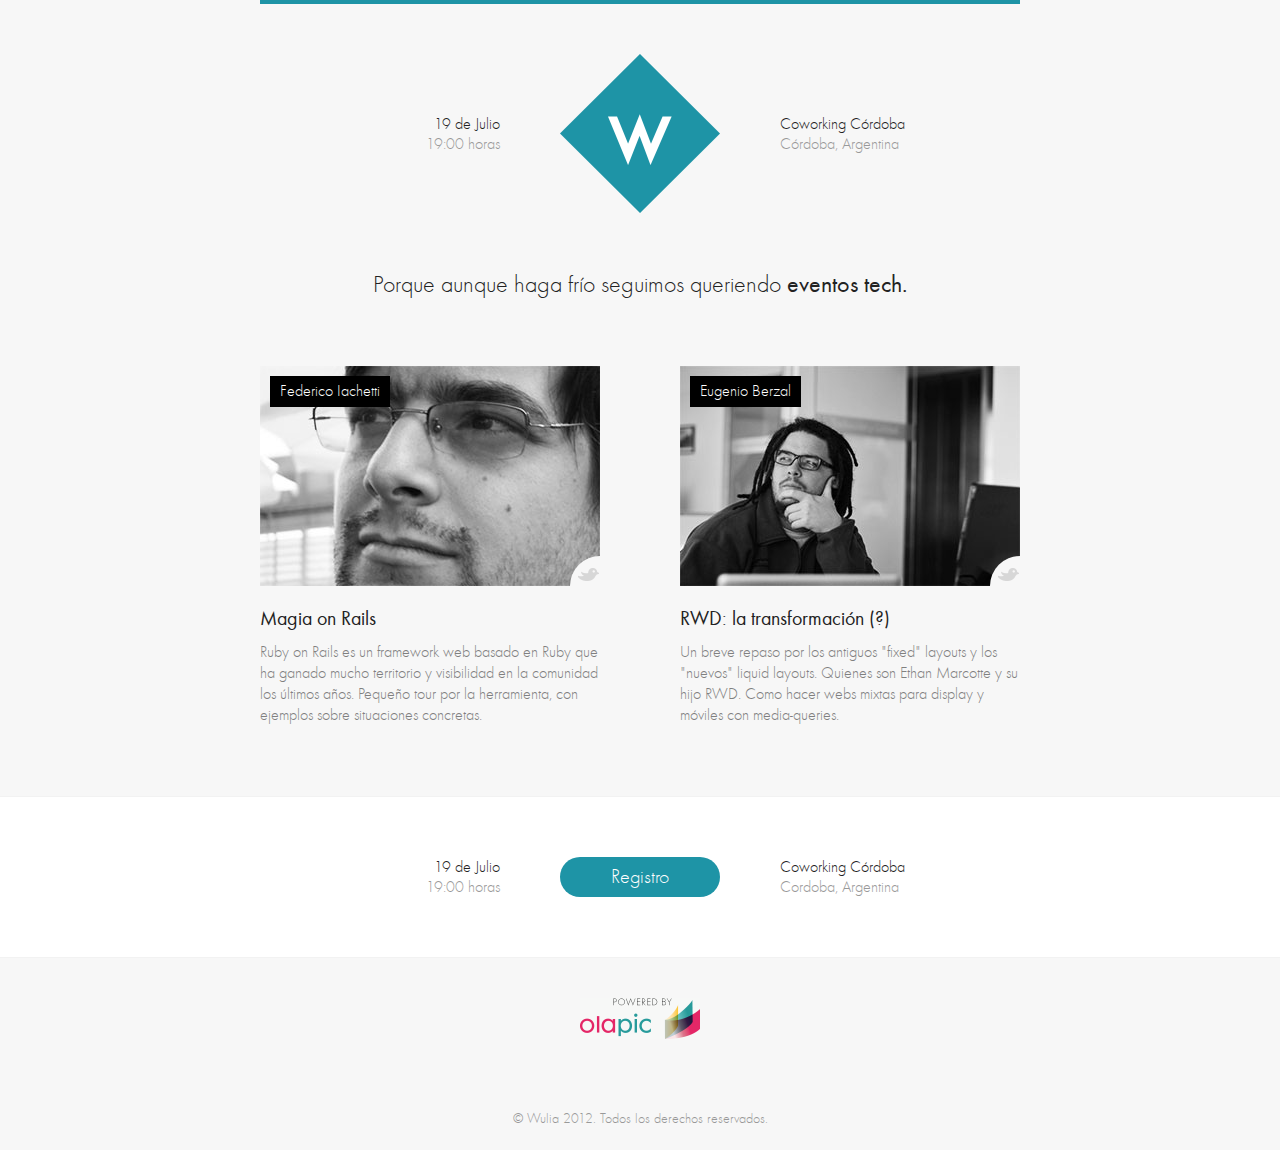
<file: index.html>
<!doctype html>
<!--[if lt IE 7]> <html class="no-js lt-ie9 lt-ie8 lt-ie7" lang="en"> <![endif]-->
<!--[if IE 7]>    <html class="no-js lt-ie9 lt-ie8" lang="en"> <![endif]-->
<!--[if IE 8]>    <html class="no-js lt-ie9" lang="en"> <![endif]-->
<!--[if gt IE 8]><!--> <html class="no-js" lang="en"> <!--<![endif]-->
<head>
	<meta charset="utf-8">
	<meta http-equiv="X-UA-Compatible" content="IE=edge,chrome=1">

	<title>Wulia // 19 de Julio // 19:00 horas</title>
	<meta name="description" content="">
	<meta name="author" content="">

	<meta name="viewport" content="width=device-width">

	<link href="css/screen.css" media="screen, projection" rel="stylesheet" type="text/css" />

	<script src="js/libs/modernizr-2.5.3-respond-1.1.0.min.js"></script>
</head>
<body>
<!--[if lt IE 7]><p class=chromeframe>Your browser is <em>ancient!</em> <a href="http://browsehappy.com/">Upgrade to a different browser</a> or <a href="http://www.google.com/chromeframe/?redirect=true">install Google Chrome Frame</a> to experience this site.</p><![endif]-->

	<header>
		<div class="cuando">
			<span class="dia">19 de Julio</span>
			<span class="hora">19:00 horas</span>
		</div>
		<div class="logo"><img src="img/logo.png" width="160" height="159" /></div>
		<div class="donde">
			<span class="lugar">Coworking Córdoba</span>
			<span class="ciudad">Córdoba, Argentina</span>
		</div>
		<h1>Porque aunque haga frío seguimos queriendo <span>eventos tech.</span></h1>
	</header>
	<div class="content">
		<ul class="charlas">
			<li>
				<div class="speaker">
					<div class="name">Federico Iachetti</div>
					<a href="http://twitter.com/fiachetti" class="twitter">Twitter</a>
					<img src="img/fiachetti.jpg" width="340" height="220" />
				</div>
				<h3>Magia on Rails</h3>
				<p>Ruby on  Rails es un framework web basado en Ruby que ha ganado mucho territorio y visibilidad en la comunidad los últimos años. Pequeño tour por la herramienta, con ejemplos sobre situaciones concretas.</p>
			</li>
			<li>
				<div class="speaker">
					<div class="name">Eugenio Berzal</div>
					<a href="http://twitter.com/rulski" class="twitter">Twitter</a>
					<img src="img/rulski.jpg" width="340" height="220" />
				</div>
				<h3>RWD: la transformación (?)</h3>
				<p>Un breve repaso por los antiguos "fixed" layouts y los "nuevos" liquid layouts. Quienes son Ethan Marcotte y su hijo RWD. Como hacer webs mixtas para display y móviles con media-queries.</p>
			</li>
		</ul>
	</div>
	<div class="action-wrapper">
		<div class="action">
			<div class="cuando">
				<span class="dia">19 de Julio</span>
				<span class="hora">19:00 horas</span>
			</div>
			<a href="https://www.eventioz.com/wulia-s01e03">Registro</a>
			<div class="donde">
				<span class="lugar">Coworking Córdoba</span>
				<span class="ciudad">Cordoba, Argentina</span>
			</div>
		</div>
	</div>
	<footer>
		<div class="sponsor"><a href="https://www.olapic.com">Powered by Olapic</a></div>
		<div class="copyright">&copy; Wulia 2012. Todos los derechos reservados.</div>
	</footer>
</body>
</html>
</file>
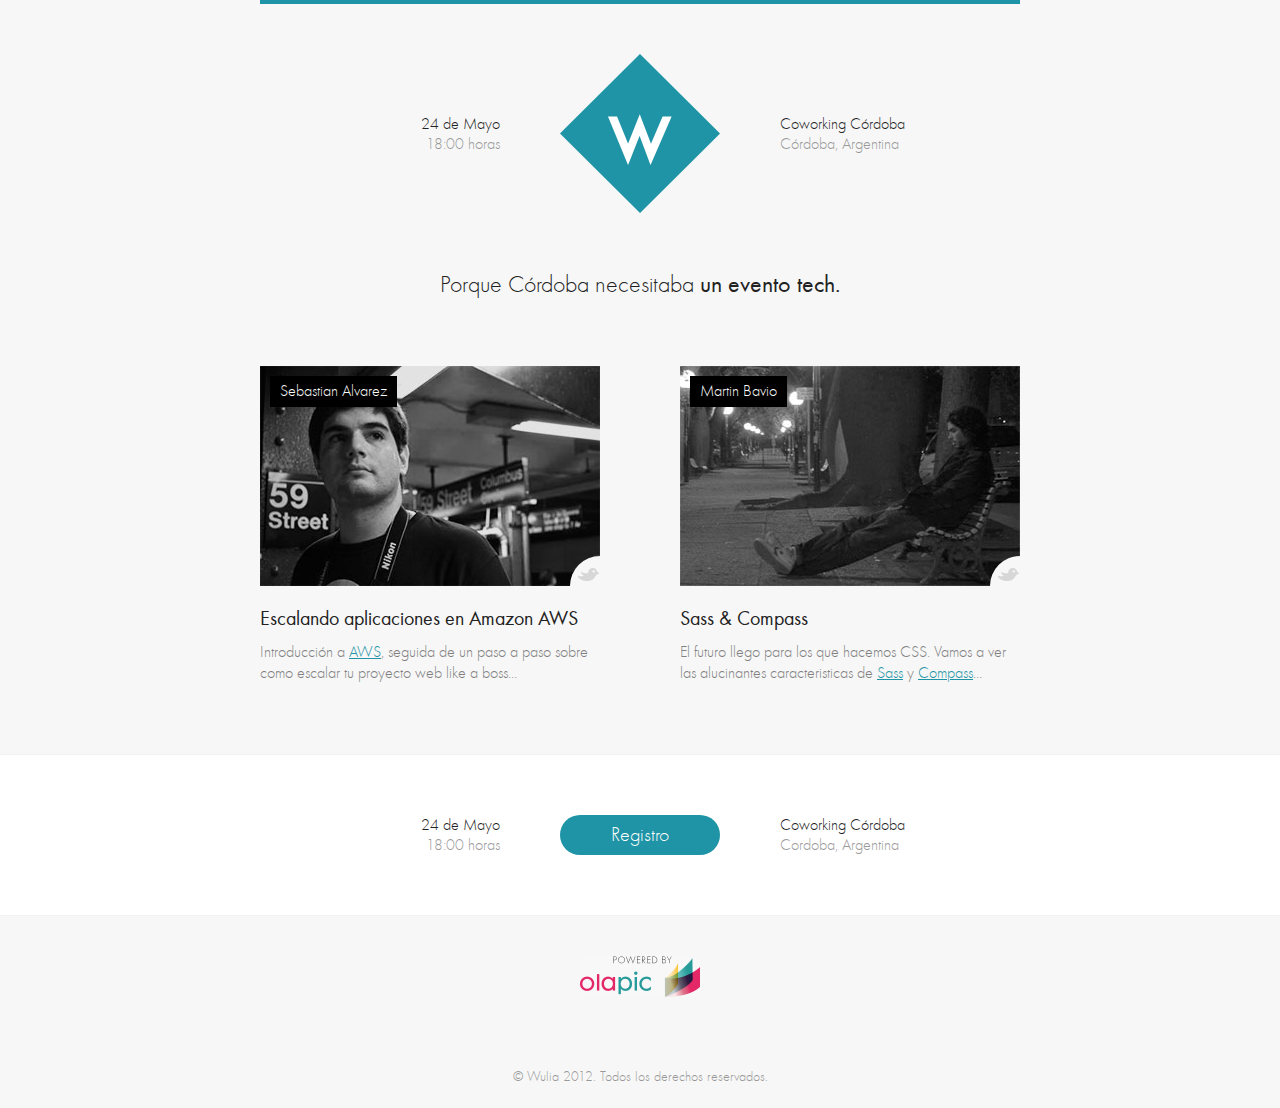
<file: 01.html>
<!doctype html>
<!--[if lt IE 7]> <html class="no-js lt-ie9 lt-ie8 lt-ie7" lang="en"> <![endif]-->
<!--[if IE 7]>    <html class="no-js lt-ie9 lt-ie8" lang="en"> <![endif]-->
<!--[if IE 8]>    <html class="no-js lt-ie9" lang="en"> <![endif]-->
<!--[if gt IE 8]><!--> <html class="no-js" lang="en"> <!--<![endif]-->
<head>
	<meta charset="utf-8">
	<meta http-equiv="X-UA-Compatible" content="IE=edge,chrome=1">

	<title>Wulia // 24 de Mayo // 18:00 horas</title>
	<meta name="description" content="">
	<meta name="author" content="">

	<meta name="viewport" content="width=device-width">

	<link href="css/screen.css" media="screen, projection" rel="stylesheet" type="text/css" />

	<script src="js/libs/modernizr-2.5.3-respond-1.1.0.min.js"></script>
</head>
<body>
<!--[if lt IE 7]><p class=chromeframe>Your browser is <em>ancient!</em> <a href="http://browsehappy.com/">Upgrade to a different browser</a> or <a href="http://www.google.com/chromeframe/?redirect=true">install Google Chrome Frame</a> to experience this site.</p><![endif]-->

	<header>
		<div class="cuando">
			<span class="dia">24 de Mayo</span>
			<span class="hora">18:00 horas</span>
		</div>
		<div class="logo"><img src="img/logo.png" width="160" height="159" /></div>
		<div class="donde">
			<span class="lugar">Coworking Córdoba</span>
			<span class="ciudad">Córdoba, Argentina</span>
		</div>
		<h1>Porque Córdoba necesitaba <span>un evento tech.</span></h1>
	</header>
	<div class="content">
		<ul class="charlas">
			<li>
				<div class="speaker">
					<div class="name">Sebastian Alvarez</div>
					<a href="http://twitter.com/aseba" class="twitter">Twitter</a>
					<img src="img/seba.jpg" width="340" height="220" />
				</div>
				<h3>Escalando aplicaciones en Amazon AWS</h3>
				<p>Introducción a <a href="http://aws.amazon.com/" title="Amazon Web Services">AWS</a>, seguida de un paso a paso sobre como escalar tu proyecto web like a boss...</p>
			</li>
			<li>
				<div class="speaker">
					<div class="name">Martin Bavio</div>
					<a href="http://twitter.com/mbavio" class="twitter">Twitter</a>
					<img src="img/martin.jpg" width="340" height="220" />
				</div>
				<h3>Sass &amp; Compass</h3>
				<p>El futuro llego para los que hacemos CSS. Vamos a ver las alucinantes caracteristicas de <a href="http://sass-lang.com" title="Sitio web oficial de Sass">Sass</a> y <a href="http://compass-style.org" title="Sitio web oficial de Compass">Compass</a>...</p>
			</li>
		</ul>
	</div>
	<div class="action-wrapper">
		<div class="action">
			<div class="cuando">
				<span class="dia">24 de Mayo</span>
				<span class="hora">18:00 horas</span>
			</div>
			<a href="https://www.eventioz.com/wulia-s01e01">Registro</a>
			<div class="donde">
				<span class="lugar">Coworking Córdoba</span>
				<span class="ciudad">Cordoba, Argentina</span>
			</div>
		</div>
	</div>
	<footer>
		<div class="sponsor"><a href="https://www.olapic.com">Powered by Olapic</a></div>
		<div class="copyright">&copy; Wulia 2012. Todos los derechos reservados.</div>
	</footer>
</body>
</html>
</file>
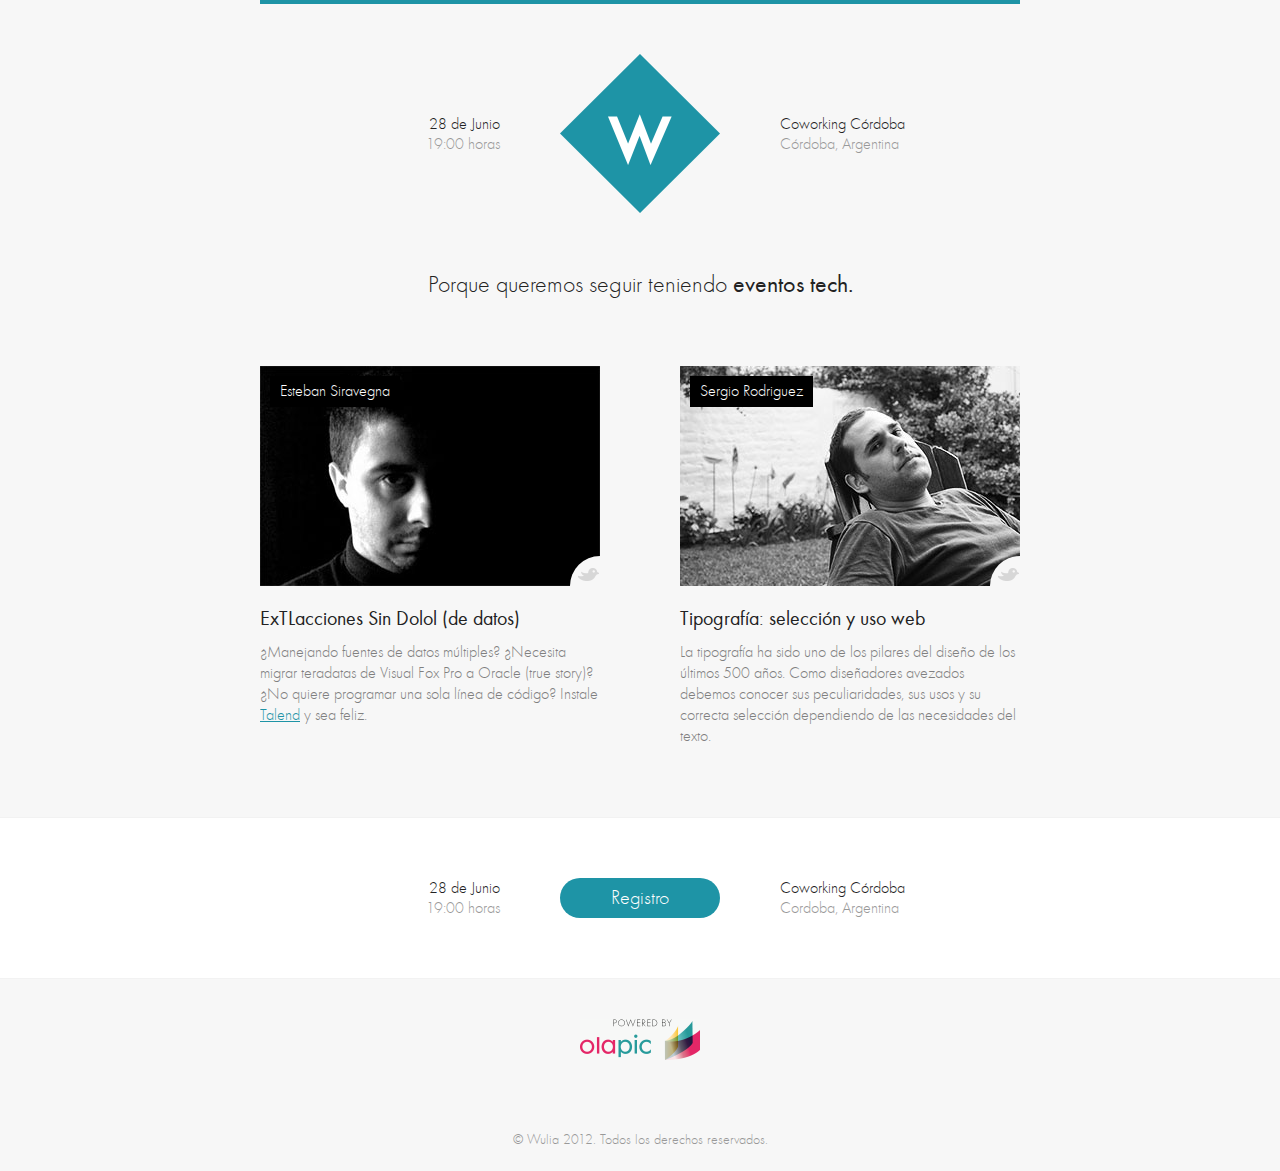
<file: 02.html>
<!doctype html>
<!--[if lt IE 7]> <html class="no-js lt-ie9 lt-ie8 lt-ie7" lang="en"> <![endif]-->
<!--[if IE 7]>    <html class="no-js lt-ie9 lt-ie8" lang="en"> <![endif]-->
<!--[if IE 8]>    <html class="no-js lt-ie9" lang="en"> <![endif]-->
<!--[if gt IE 8]><!--> <html class="no-js" lang="en"> <!--<![endif]-->
<head>
	<meta charset="utf-8">
	<meta http-equiv="X-UA-Compatible" content="IE=edge,chrome=1">

	<title>Wulia // 28 de Junio // 19:00 horas</title>
	<meta name="description" content="">
	<meta name="author" content="">

	<meta name="viewport" content="width=device-width">

	<link href="css/screen.css" media="screen, projection" rel="stylesheet" type="text/css" />

	<script src="js/libs/modernizr-2.5.3-respond-1.1.0.min.js"></script>
</head>
<body>
<!--[if lt IE 7]><p class=chromeframe>Your browser is <em>ancient!</em> <a href="http://browsehappy.com/">Upgrade to a different browser</a> or <a href="http://www.google.com/chromeframe/?redirect=true">install Google Chrome Frame</a> to experience this site.</p><![endif]-->

	<header>
		<div class="cuando">
			<span class="dia">28 de Junio</span>
			<span class="hora">19:00 horas</span>
		</div>
		<div class="logo"><img src="img/logo.png" width="160" height="159" /></div>
		<div class="donde">
			<span class="lugar">Coworking Córdoba</span>
			<span class="ciudad">Córdoba, Argentina</span>
		</div>
		<h1>Porque queremos seguir teniendo <span>eventos tech.</span></h1>
	</header>
	<div class="content">
		<ul class="charlas">
			<li>
				<div class="speaker">
					<div class="name">Esteban Siravegna</div>
					<a href="http://twitter.com/darem0" class="twitter">Twitter</a>
					<img src="img/darem0.jpg" width="340" height="220" />
				</div>
				<h3>ExTLacciones Sin Dolol (de datos)</h3>
				<p>¿Manejando fuentes de datos múltiples? ¿Necesita migrar teradatas de Visual Fox Pro a Oracle (true story)? ¿No quiere programar una sola línea de código? Instale <a href="http://www.talend.com" title="Sitio web oficial de Talend">Talend</a> y sea feliz.</p>
			</li>
			<li>
				<div class="speaker">
					<div class="name">Sergio Rodriguez</div>
					<a href="http://twitter.com/cultype" class="twitter">Twitter</a>
					<img src="img/cultype.jpg" width="340" height="220" />
				</div>
				<h3>Tipografía: selección y uso web</h3>
				<p>La tipografía ha sido uno de los pilares del diseño de los últimos 500 años. Como diseñadores avezados debemos conocer sus peculiaridades, sus usos y su correcta selección dependiendo de las necesidades del texto.</p>
			</li>
		</ul>
	</div>
	<div class="action-wrapper">
		<div class="action">
			<div class="cuando">
				<span class="dia">28 de Junio</span>
				<span class="hora">19:00 horas</span>
			</div>
			<a href="https://www.eventioz.com/wulia-s01e02">Registro</a>
			<div class="donde">
				<span class="lugar">Coworking Córdoba</span>
				<span class="ciudad">Cordoba, Argentina</span>
			</div>
		</div>
	</div>
	<footer>
		<div class="sponsor"><a href="https://www.olapic.com">Powered by Olapic</a></div>
		<div class="copyright">&copy; Wulia 2012. Todos los derechos reservados.</div>
	</footer>
</body>
</html>
</file>
<file: css/screen.css>
article,aside,details,figcaption,figure,footer,header,hgroup,nav,section{display:block}audio,canvas,video{display:inline-block;*display:inline;*zoom:1}audio:not([controls]){display:none}[hidden]{display:none}html{font-size:100%;-webkit-text-size-adjust:100%;-ms-text-size-adjust:100%}html,button,input,select,textarea{font-family:sans-serif;color:#222}body{margin:0;font-size:1em;line-height:1.4}a{color:#00e}a:visited{color:#551a8b}a:hover{color:#06e}a:focus{outline:thin dotted}a:hover,a:active{outline:0}abbr[title]{border-bottom:1px dotted}b,strong{font-weight:bold}blockquote{margin:1em 40px}dfn{font-style:italic}hr{display:block;height:1px;border:0;border-top:1px solid #ccc;margin:1em 0;padding:0}ins{background:#ff9;color:#000;text-decoration:none}mark{background:#ff0;color:#000;font-style:italic;font-weight:bold}pre,code,kbd,samp{font-family:monospace, serif;_font-family:'courier new', monospace;font-size:1em}pre{white-space:pre;white-space:pre-wrap;word-wrap:break-word}q{quotes:none}q:before,q:after{content:"";content:none}small{font-size:85%}sub,sup{font-size:75%;line-height:0;position:relative;vertical-align:baseline}sup{top:-0.5em}sub{bottom:-0.25em}ul,ol{margin:1em 0;padding:0 0 0 40px}dd{margin:0 0 0 40px}nav ul,nav ol{list-style:none;list-style-image:none;margin:0;padding:0}img{border:0;-ms-interpolation-mode:bicubic;vertical-align:middle}svg:not(:root){overflow:hidden}figure{margin:0}form{margin:0}fieldset{border:0;margin:0;padding:0}label{cursor:pointer}legend{border:0;*margin-left:-7px;padding:0;white-space:normal}button,input,select,textarea{font-size:100%;margin:0;vertical-align:baseline;*vertical-align:middle}button,input{line-height:normal}button,input[type="button"],input[type="reset"],input[type="submit"]{cursor:pointer;-webkit-appearance:button;*overflow:visible}button[disabled],input[disabled]{cursor:default}input[type="checkbox"],input[type="radio"]{box-sizing:border-box;padding:0;*width:13px;*height:13px}input[type="search"]{-webkit-appearance:textfield;-moz-box-sizing:content-box;-webkit-box-sizing:content-box;box-sizing:content-box}input[type="search"]::-webkit-search-decoration,input[type="search"]::-webkit-search-cancel-button{-webkit-appearance:none}button::-moz-focus-inner,input::-moz-focus-inner{border:0;padding:0}textarea{overflow:auto;vertical-align:top;resize:vertical}input:invalid,textarea:invalid{background-color:#f0dddd}table{border-collapse:collapse;border-spacing:0}td{vertical-align:top}.chromeframe{margin:0.2em 0;background:#ccc;color:black;padding:0.2em 0}@media print{*{background:transparent !important;color:black !important;box-shadow:none !important;text-shadow:none !important;filter:none !important;-ms-filter:none !important}a,a:visited{text-decoration:underline}a[href]:after{content:" (" attr(href) ")"}abbr[title]:after{content:" (" attr(title) ")"}.ir a:after,a[href^="javascript:"]:after,a[href^="#"]:after{content:""}pre,blockquote{border:1px solid #999;page-break-inside:avoid}thead{display:table-header-group}tr,img{page-break-inside:avoid}img{max-width:100% !important}@page{margin:0.5cm}p,h2,h3{orphans:3;widows:3}h2,h3{page-break-after:avoid}}@font-face{font-family:"FunctionPro Light";src:url('/fonts/functionpro_light/FunctionPro-Light-webfont.eot');src:url('/fonts/functionpro_light/FunctionPro-Light-webfont.eot?#iefix') format('eot'),url('/fonts/functionpro_light/FunctionPro-Light-webfont.woff') format('woff'), url('/fonts/functionpro_light/FunctionPro-Light-webfont.ttf') format('truetype'), url('/fonts/functionpro_light/FunctionPro-Light-webfont.svg') format('svg')}@font-face{font-family:"FunctionPro Book";src:url('/fonts/functionpro_book/FunctionPro-Book-webfont.eot');src:url('/fonts/functionpro_book/FunctionPro-Book-webfont.eot?#iefix') format('eot'),url('/fonts/functionpro_book/FunctionPro-Book-webfont.woff') format('woff'), url('/fonts/functionpro_book/FunctionPro-Book-webfont.ttf') format('truetype'), url('/fonts/functionpro_book/FunctionPro-Book-webfont.svg') format('svg')}body{font-family:"FunctionPro Light", helvetica, arial, sans-serif;font-size:16px;line-height:21px;background:#f7f7f7}a:link,a:visited{color:#1e94a6}a:hover{text-decoration:none}header{width:760px;margin:0 auto;border-top:4px solid #1e94a6;padding-top:50px}header .logo{width:160px;height:159px;float:left;-webkit-transition:-webkit-transform 0.75s ease-out;-moz-transition:-moz-transform 0.75s ease-out;-ms-transition:-ms-transform 0.75s ease-out;-o-transition:-o-transform 0.75s ease-out;transition:transform 0.75s ease-out}header .logo:hover{-webkit-transform:rotate(720deg) scale(1);-moz-transform:rotate(720deg) scale(1);-ms-transform:rotate(720deg) scale(1);-o-transform:rotate(720deg) scale(1);transform:rotate(720deg) scale(1)}header h1{padding-top:60px;clear:both;text-align:center;font-weight:normal;font-size:24px}header h1 span{font-family:"FunctionPro Book", helvetica, arial, sans-serif}.cuando{width:240px;margin-right:60px;float:left;text-align:right;padding:62px 0}.cuando span{display:block;line-height:16px}.cuando .hora{margin-top:4px;color:#999}.donde{margin-left:60px;width:240px;float:left;padding:62px 0}.donde span{display:block;line-height:16px}.donde .ciudad{margin-top:4px;color:#999}.content{width:760px;margin:70px auto}.charlas{padding:0;overflow:hidden;*zoom:1}.charlas li{width:340px;list-style:none;float:left}.charlas li:first-child{margin-right:80px}.charlas h3{font-size:20px;line-height:26px;font-family:"FunctionPro Book", helvetica, arial, sans-serif;font-weight:normal;margin:20px 0 10px}.charlas p{margin:0;color:gray}.speaker{position:relative;width:340px;height:220px;overflow:hidden}.speaker:after{content:"";position:absolute;bottom:-30px;right:-30px;width:60px;height:60px;-webkit-border-radius:30px;-moz-border-radius:30px;-ms-border-radius:30px;-o-border-radius:30px;border-radius:30px;background:#f7f7f7;z-index:9}.speaker img{position:absolute;top:0;left:0}.speaker .name{display:inline-block;position:absolute;top:10px;left:10px;z-index:10;color:#fff;background:#000;padding:5px 10px}.speaker a.twitter{position:absolute;bottom:5px;right:1px;z-index:10;background:url('/img/twitter.png?1340046549') no-repeat;width:21px;height:13px;text-indent:-9999px;-webkit-transition:background-position 0.15s ease-out;-moz-transition:background-position 0.15s ease-out;-ms-transition:background-position 0.15s ease-out;-o-transition:background-position 0.15s ease-out;transition:background-position 0.15s ease-out}.speaker a.twitter:hover{background-position:0 -13px}.action-wrapper{background:#fff;border-top:1px solid #f2f2f2;border-bottom:1px solid #f2f2f2}.action{overflow:hidden;*zoom:1;width:760px;margin:0 auto;padding:60px 0}.action a{display:block;text-align:center;background:#1e94a6;color:white;-webkit-border-radius:20px;-moz-border-radius:20px;-ms-border-radius:20px;-o-border-radius:20px;border-radius:20px;width:140px;padding:10px;text-decoration:none;font-size:20px;line-height:20px;font-weight:normal;float:left;-webkit-transition:all 0.3s ease-out;-moz-transition:all 0.3s ease-out;-ms-transition:all 0.3s ease-out;-o-transition:all 0.3s ease-out;transition:all 0.3s ease-out}.action a:hover{background:#000;-webkit-transform:scale(1.05);-moz-transform:scale(1.05);-ms-transform:scale(1.05);-o-transform:scale(1.05);transform:scale(1.05)}.action .cuando,.action .donde{padding:0;margin-top:2px}footer{margin:40px 0 20px}.sponsor{text-align:center}.sponsor a{display:inline-block;width:120px;height:41px;background:url('/img/olapic.png?1340046549') no-repeat;text-indent:-9999px}.copyright{font-size:14px;text-align:center;margin-top:70px;color:#999}
</file>
